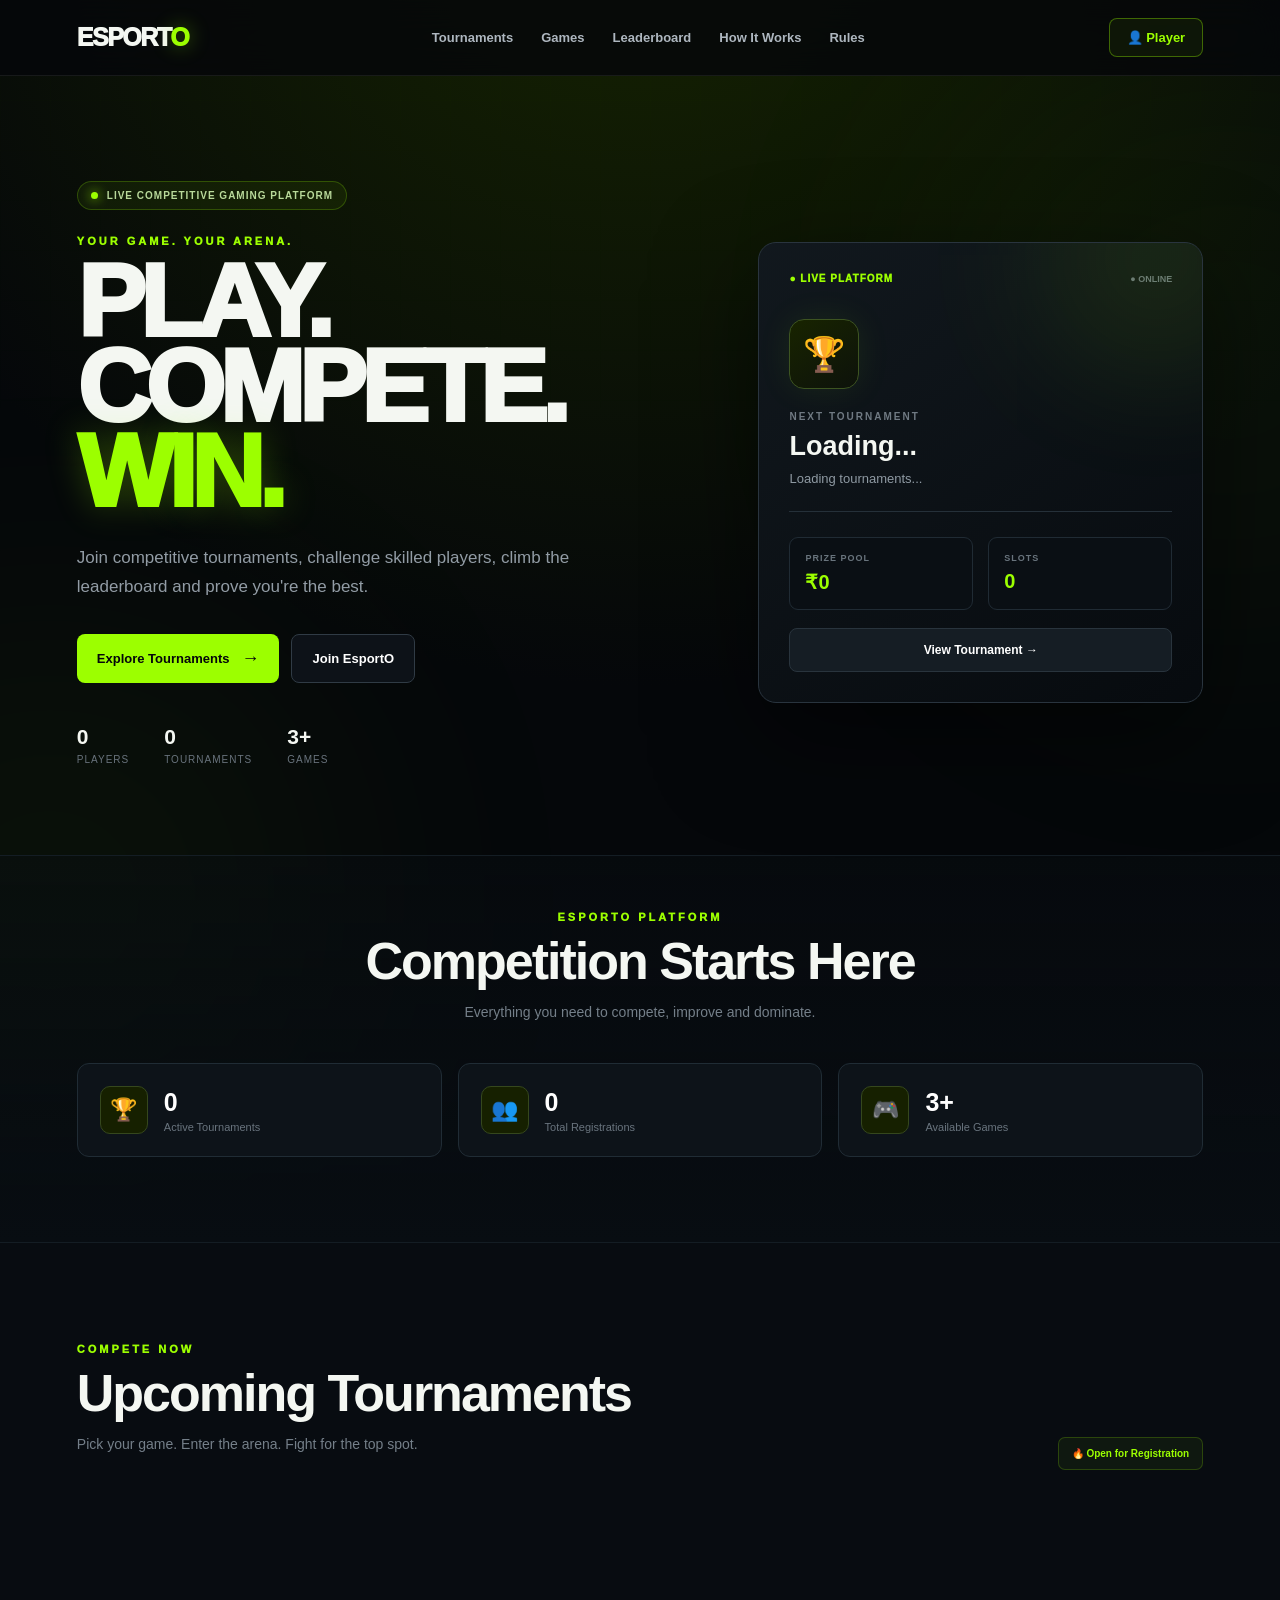
<file: index.html>
<!DOCTYPE html>
<html lang="en">

<head>
  <meta charset="UTF-8">

  <meta
    name="viewport"
    content="width=device-width, initial-scale=1.0"
  >

  <meta
    name="description"
    content="EsportO - Competitive Gaming Arena"
  >

  <title>EsportO — Competitive Gaming Arena</title>

  <link rel="stylesheet" href="style.css">
</head>

<body>

  <!-- BACKGROUND EFFECTS -->
  <div class="bg-grid"></div>
  <div class="glow glow-one"></div>
  <div class="glow glow-two"></div>


  <!-- ================= HEADER ================= -->

  <header>

    <a href="#" class="logo">
      ESPORT<span>O</span>
    </a>

    <nav>
      <a href="#tournaments">Tournaments</a>
      <a href="#games">Games</a>
      <a href="#leaderboard">Leaderboard</a>
      <a href="#how">How It Works</a>
      <a href="#rules">Rules</a>
    </nav>

    <div class="header-actions">

      <a
        href="player.html"
        class="header-player-btn"
      >
        👤 Player
      </a>

      <button
        class="mobile-menu-btn"
        onclick="toggleMobileMenu()"
      >
        ☰
      </button>

    </div>

  </header>


  <!-- MOBILE MENU -->

  <div id="mobileMenu" class="mobile-menu">

    <a href="#tournaments" onclick="closeMobileMenu()">
      🏆 Tournaments
    </a>

    <a href="#games" onclick="closeMobileMenu()">
      🎮 Games
    </a>

    <a href="#leaderboard" onclick="closeMobileMenu()">
      🥇 Leaderboard
    </a>

    <a href="#how" onclick="closeMobileMenu()">
      ⚡ How It Works
    </a>

    <a href="#rules" onclick="closeMobileMenu()">
      📜 Rules
    </a>

    <a
      href="player.html"
      class="mobile-player-btn"
    >
      👤 Open Player Dashboard
    </a>

  </div>


  <!-- ================= HERO ================= -->

  <main>

    <section class="hero">

      <div class="hero-content">

        <div class="hero-badge">
          <span class="pulse"></span>
          LIVE COMPETITIVE GAMING PLATFORM
        </div>

        <p class="eyebrow">
          YOUR GAME. YOUR ARENA.
        </p>

        <h1>
          PLAY.
          <br>

          COMPETE.
          <br>

          <span>WIN.</span>
        </h1>

        <p class="hero-description">

          Join competitive tournaments,
          challenge skilled players,
          climb the leaderboard and
          prove you're the best.

        </p>

        <div class="hero-buttons">

          <a
            href="#tournaments"
            class="btn primary-btn"
          >
            Explore Tournaments
            <span>→</span>
          </a>

          <a
            href="player.html"
            class="btn secondary-btn"
          >
            Join EsportO
          </a>

        </div>

        <div class="hero-mini-stats">

          <div>
            <strong id="heroMiniPlayers">0</strong>
            <span>Players</span>
          </div>

          <div>
            <strong id="heroMiniTournaments">0</strong>
            <span>Tournaments</span>
          </div>

          <div>
            <strong id="heroMiniGames">3+</strong>
            <span>Games</span>
          </div>

        </div>

      </div>


      <!-- NEXT TOURNAMENT -->

      <div class="hero-card">

        <div class="hero-card-top">

          <span class="live-label">
            ● LIVE PLATFORM
          </span>

          <span class="online-dot">
            ● ONLINE
          </span>

        </div>

        <div class="trophy-icon">
          🏆
        </div>

        <p class="hero-card-label">
          NEXT TOURNAMENT
        </p>

        <h2 id="heroTournamentName">
          Loading...
        </h2>

        <p
          id="heroTournamentGame"
          class="hero-tournament-game"
        >
          Loading tournaments...
        </p>

        <div class="hero-card-divider"></div>

        <div class="hero-stats">

          <div>
            <span>PRIZE POOL</span>
            <strong id="heroPrize">
              ₹0
            </strong>
          </div>

          <div>
            <span>SLOTS</span>
            <strong id="heroSlots">
              0
            </strong>
          </div>

        </div>

        <a
          href="#tournaments"
          class="hero-card-btn"
        >
          View Tournament →
        </a>

      </div>

    </section>


    <!-- ================= PLATFORM STATS ================= -->

    <section class="platform-section">

      <div class="section-container">

        <div class="section-heading center">

          <p class="eyebrow">
            ESPORTO PLATFORM
          </p>

          <h2>
            Competition Starts Here
          </h2>

          <p>
            Everything you need to compete,
            improve and dominate.
          </p>

        </div>


        <div class="platform-stats">

          <div class="platform-stat">

            <div class="stat-icon">
              🏆
            </div>

            <div>
              <strong id="activeTournamentCount">
                0
              </strong>

              <span>
                Active Tournaments
              </span>
            </div>

          </div>


          <div class="platform-stat">

            <div class="stat-icon">
              👥
            </div>

            <div>
              <strong id="totalRegistrationCount">
                0
              </strong>

              <span>
                Total Registrations
              </span>
            </div>

          </div>


          <div class="platform-stat">

            <div class="stat-icon">
              🎮
            </div>

            <div>
              <strong id="gameCount">
                3+
              </strong>

              <span>
                Available Games
              </span>
            </div>

          </div>

        </div>

      </div>

    </section>


    <!-- ================= TOURNAMENTS ================= -->

    <section
      id="tournaments"
      class="section tournament-section"
    >

      <div class="section-container">

        <div class="section-heading">

          <div>

            <p class="eyebrow">
              COMPETE NOW
            </p>

            <h2>
              Upcoming Tournaments
            </h2>

            <p>
              Pick your game. Enter the arena.
              Fight for the top spot.
            </p>

          </div>

          <div class="section-badge">
            🔥 Open for Registration
          </div>

        </div>


        <div
          id="tournamentGrid"
          class="tournament-grid"
        >

          <!-- JS WILL LOAD TOURNAMENTS -->

        </div>


        <div
          id="noTournaments"
          class="empty-state"
          style="display:none;"
        >

          <div>
            🏆
          </div>

          <
</file>
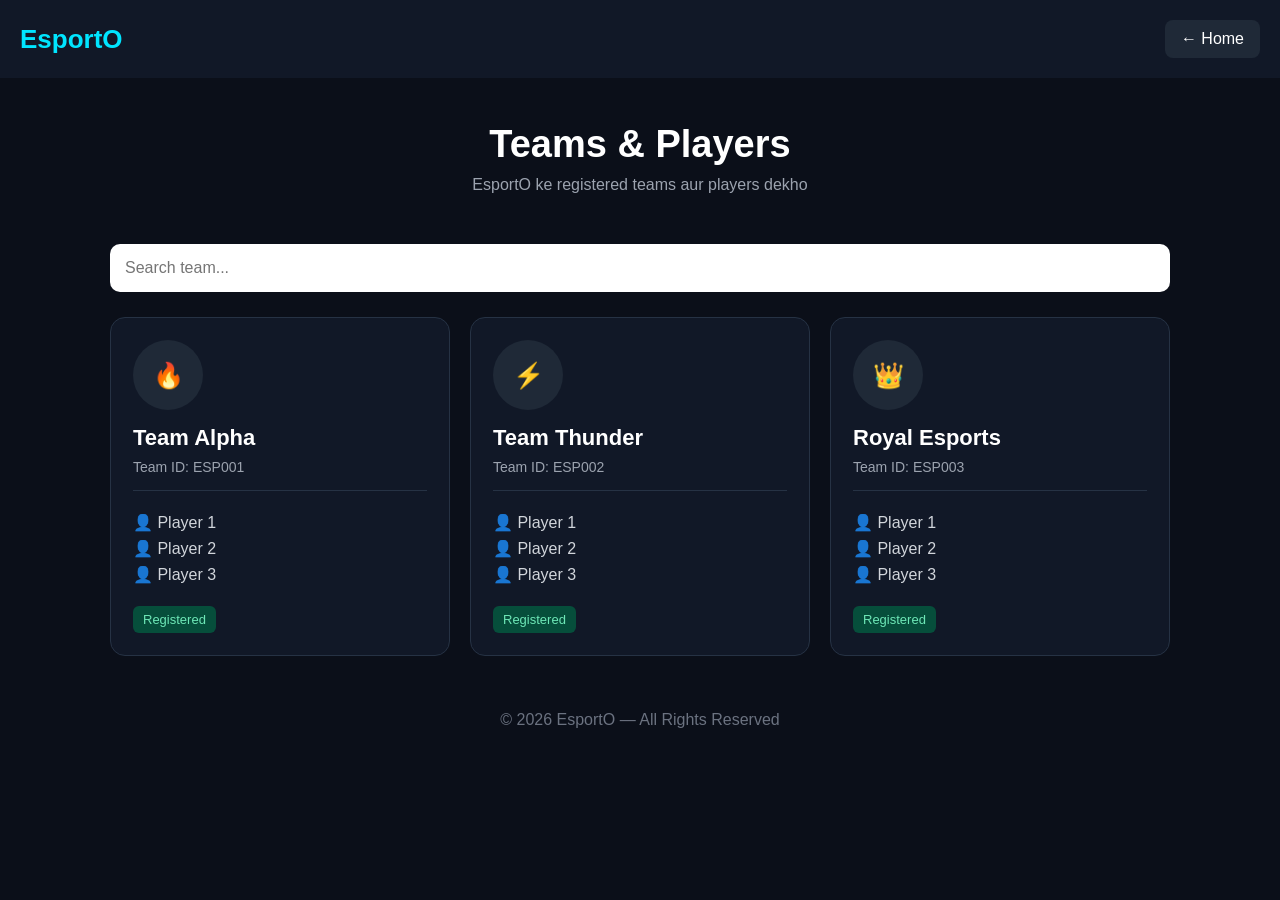
<file: teams.html>
<!DOCTYPE html>
<html lang="en">
<head>
  <meta charset="UTF-8">
  <meta name="viewport" content="width=device-width, initial-scale=1.0">

  <title>Teams & Players | EsportO</title>

  <style>
    * {
      margin: 0;
      padding: 0;
      box-sizing: border-box;
      font-family: Arial, sans-serif;
    }

    body {
      background: #0b0f19;
      color: white;
    }

    header {
      padding: 20px;
      background: #111827;
      display: flex;
      justify-content: space-between;
      align-items: center;
    }

    .logo {
      font-size: 26px;
      font-weight: bold;
      color: #00e5ff;
    }

    .back {
      color: white;
      text-decoration: none;
      background: #1f2937;
      padding: 10px 16px;
      border-radius: 8px;
    }

    .hero {
      text-align: center;
      padding: 45px 20px 30px;
    }

    .hero h1 {
      font-size: 38px;
      margin-bottom: 10px;
    }

    .hero p {
      color: #9ca3af;
    }

    .container {
      max-width: 1100px;
      margin: auto;
      padding: 20px;
    }

    .search {
      width: 100%;
      padding: 15px;
      border: none;
      border-radius: 10px;
      margin-bottom: 25px;
      font-size: 16px;
      outline: none;
    }

    .teams {
      display: grid;
      grid-template-columns: repeat(auto-fit, minmax(260px, 1fr));
      gap: 20px;
    }

    .team-card {
      background: #111827;
      border: 1px solid #263244;
      border-radius: 15px;
      padding: 22px;
      transition: 0.2s;
    }

    .team-card:hover {
      transform: translateY(-4px);
      border-color: #00e5ff;
    }

    .team-logo {
      width: 70px;
      height: 70px;
      border-radius: 50%;
      background: #1f2937;
      display: flex;
      align-items: center;
      justify-content: center;
      margin-bottom: 15px;
      font-size: 25px;
    }

    .team-name {
      font-size: 22px;
      font-weight: bold;
      margin-bottom: 8px;
    }

    .team-id {
      color: #9ca3af;
      font-size: 14px;
      margin-bottom: 15px;
    }

    .players {
      border-top: 1px solid #263244;
      padding-top: 15px;
    }

    .players p {
      margin: 7px 0;
      color: #d1d5db;
    }

    .status {
      display: inline-block;
      margin-top: 15px;
      padding: 6px 10px;
      border-radius: 6px;
      background: #064e3b;
      color: #6ee7b7;
      font-size: 13px;
    }

    footer {
      text-align: center;
      padding: 35px 20px;
      color: #6b7280;
    }
  </style>
</head>

<body>

<header>
  <div class="logo">EsportO</div>
  <a href="index.html" class="back">← Home</a>
</header>

<section class="hero">
  <h1>Teams & Players</h1>
  <p>EsportO ke registered teams aur players dekho</p>
</section>

<div class="container">

  <input
    type="text"
    id="search"
    class="search"
    placeholder="Search team..."
    onkeyup="searchTeams()"
  >

  <div class="teams" id="teams">

    <div class="team-card">
      <div class="team-logo">🔥</div>

      <div class="team-name">Team Alpha</div>

      <div class="team-id">Team ID: ESP001</div>

      <div class="players">
        <p>👤 Player 1</p>
        <p>👤 Player 2</p>
        <p>👤 Player 3</p>
      </div>

      <span class="status">Registered</span>
    </div>


    <div class="team-card">
      <div class="team-logo">⚡</div>

      <div class="team-name">Team Thunder</div>

      <div class="team-id">Team ID: ESP002</div>

      <div class="players">
        <p>👤 Player 1</p>
        <p>👤 Player 2</p>
        <p>👤 Player 3</p>
      </div>

      <span class="status">Registered</span>
    </div>


    <div class="team-card">
      <div class="team-logo">👑</div>

      <div class="team-name">Royal Esports</div>

      <div class="team-id">Team ID: ESP003</div>

      <div class="players">
        <p>👤 Player 1</p>
        <p>👤 Player 2</p>
        <p>👤 Player 3</p>
      </div>

      <span class="status">Registered</span>
    </div>

  </div>

</div>

<footer>
  © 2026 EsportO — All Rights Reserved
</footer>


<script>

function searchTeams() {

  let input = document
    .getElementById("search")
    .value
    .toLowerCase();

  let teams = document
    .getElementsByClassName("team-card");

  for (let i = 0; i < teams.length; i++) {

    let name = teams[i]
      .getElementsByClassName("team-name")[0]
      .innerText
      .toLowerCase();

    if (name.includes(input)) {
      teams[i].style.display = "";
    } else {
      teams[i].style.display = "none";
    }

  }

}

</script>

</body>
</html>
</file>
<file: style.css>
/* =========================================================
   ESPORTO — GAMING LANDING PAGE
========================================================= */

*{
  box-sizing:border-box;
}

html{
  scroll-behavior:smooth;
}

:root{
  --bg:#05070a;
  --bg2:#090d12;
  --card:#0d1218;
  --card2:#111820;
  --border:#202b35;

  --green:#9cff00;
  --green2:#6fff00;

  --text:#f4f7f2;
  --muted:#89939d;

  --danger:#ff5757;
}

body{
  margin:0;
  font-family:
    Inter,
    Arial,
    Helvetica,
    sans-serif;

  background:
    radial-gradient(
      circle at 50% -10%,
      #172600 0,
      #05070a 45%
    );

  color:var(--text);

  overflow-x:hidden;
}

a{
  text-decoration:none;
  color:inherit;
}

button{
  font-family:inherit;
}


/* =========================================================
   BACKGROUND
========================================================= */

.bg-grid{
  position:fixed;
  inset:0;

  pointer-events:none;

  opacity:.16;

  background-image:
    linear-gradient(
      rgba(156,255,0,.06) 1px,
      transparent 1px
    ),
    linear-gradient(
      90deg,
      rgba(156,255,0,.06) 1px,
      transparent 1px
    );

  background-size:50px 50px;

  mask-image:
    linear-gradient(
      to bottom,
      black,
      transparent 80%
    );

  z-index:-3;
}

.glow{
  position:fixed;

  width:500px;
  height:500px;

  border-radius:50%;

  background:#8dff00;

  filter:blur(160px);

  opacity:.07;

  pointer-events:none;

  z-index:-2;
}

.glow-one{
  top:100px;
  right:-200px;
}

.glow-two{
  bottom:-250px;
  left:-200px;
}


/* =========================================================
   HEADER
========================================================= */

header{
  position:sticky;
  top:0;

  z-index:100;

  min-height:76px;

  display:flex;
  align-items:center;
  justify-content:space-between;

  gap:30px;

  padding:12px 6%;

  background:
    rgba(5,7,10,.82);

  backdrop-filter:blur(18px);

  border-bottom:1px solid
    rgba(255,255,255,.07);
}

.logo{
  font-size:25px;
  font-weight:1000;
  letter-spacing:-1.5px;
}

.logo span{
  color:var(--green);

  text-shadow:
    0 0 20px
    rgba(156,255,0,.45);
}

nav{
  display:flex;
  align-items:center;
  gap:28px;

  color:#aeb7bf;

  font-size:13px;
  font-weight:700;
}

nav a{
  transition:.2s;
}

nav a:hover{
  color:var(--green);

  text-shadow:
    0 0 12px
    rgba(156,255,0,.35);
}

.header-actions{
  display:flex;
  align-items:center;
  gap:10px;
}

.header-player-btn{
  padding:11px 17px;

  border:1px solid
    rgba(156,255,0,.35);

  border-radius:8px;

  color:var(--green);

  background:
    rgba(156,255,0,.06);

  font-size:13px;
  font-weight:900;

  transition:.2s;
}

.header-player-btn:hover{
  background:var(--green);
  color:#05070a;

  box-shadow:
    0 0 25px
    rgba(156,255,0,.25);
}

.mobile-menu-btn{
  display:none;

  background:#111820;

  color:#fff;

  border:1px solid #26313b;

  border-radius:8px;

  padding:10px 12px;

  font-size:20px;

  cursor:pointer;
}


/* =========================================================
   MOBILE MENU
========================================================= */

.mobile-menu{
  display:none;

  position:fixed;

  top:76px;
  left:0;
  right:0;

  z-index:90;

  padding:15px 6% 22px;

  background:
    rgba(5,7,10,.97);

  backdrop-filter:blur(20px);

  border-bottom:1px solid #26313b;
}

.mobile-menu.active{
  display:grid;
  gap:7px;
}

.mobile-menu a{
  padding:15px;

  border-radius:9px;

  color:#cbd1d6;

  font-weight:800;
}

.mobile-menu a:hover{
  background:#111820;
  color:var(--green);
}

.mobile-player-btn{
  background:var(--green)!important;
  color:#05070a!important;
  text-align:center;
}


/* =========================================================
   HERO
========================================================= */

.hero{
  min-height:690px;

  max-width:1400px;

  margin:auto;

  padding:
    105px 6%
    90px;

  display:grid;

  grid-template-columns:
    1.15fr .85fr;

  align-items:center;

  gap:80px;
}

.hero-badge{
  display:inline-flex;

  align-items:center;
  gap:9px;

  padding:8px 13px;

  border:1px solid
    rgba(156,255,0,.22);

  border-radius:100px;

  background:
    rgba(156,255,0,.06);

  color:#b9d99a;

  font-size:10px;
  font-weight:900;

  letter-spacing:1px;
}

.pulse{
  width:7px;
  height:7px;

  background:var(--green);

  border-radius:50%;

  box-shadow:
    0 0 12px var(--green);

  animation:pulse 1.5s infinite;
}

@keyframes pulse{

  0%,100%{
    opacity:1;
    transform:scale(1);
  }

  50%{
    opacity:.4;
    transform:scale(.7);
  }

}

.eyebrow{
  margin:25px 0 12px;

  color:var(--green);

  font-size:11px;

  font-weight:1000;

  letter-spacing:3px;
}

.hero h1{
  margin:0;

  font-size:
    clamp(58px,8vw,108px);

  line-height:.83;

  letter-spacing:-6px;

  font-weight:1000;
}

.hero h1 span{
  color:var(--green);

  text-shadow:
    0 0 35px
    rgba(156,255,0,.25);
}

.hero-description{
  max-width:570px;

  margin:30px 0 0;

  color:#929ca5;

  font-size:17px;

  line-height:1.7;
}

.hero-buttons{
  display:flex;

  align-items:center;

  gap:12px;

  margin-top:32px;
}

.btn{
  display:inline-flex;

  align-items:center;
  justify-content:center;

  gap:12px;

  min-height:49px;

  padding:13px 20px;

  border-radius:8px;

  font-size:13px;

  font-weight:900;

  transition:.25s;
}

.primary-btn{
  background:var(--green);

  color:#05070a;

  box-shadow:
    0 0 0 rgba(156,255,0,0);
}

.primary-btn:hover{
  transform:translateY(-3px);

  box-shadow:
    0 12px 35px
    rgba(156,255,0,.25);
}

.primary-btn span{
  font-size:18px;
}

.secondary-btn{
  border:1px solid #303b45;

  background:#0d1218;

  color:#fff;
}

.secondary-btn:hover{
  border-color:var(--green);

  color:var(--green);

  transform:translateY(-3px);
}

.hero-mini-stats{
  display:flex;

  gap:35px;

  margin-top:42px;
}

.hero-mini-stats div{
  display:flex;

  flex-direction:column;

  gap:5px;
}

.hero-mini-stats strong{
  font-size:21px;
}

.hero-mini-stats span{
  color:#69737d;

  font-size:10px;

  text-transform:uppercase;

  letter-spacing:1px;
}


/* =========================================================
   HERO CARD
========================================================= */

.hero-card{
  position:relative;

  padding:30px;

  border:1px solid #29343e;

  border-radius:18px;

  background:
    linear-gradient(
      145deg,
      rgba(18,25,31,.96),
      rgba(7,11,15,.96)
    );

  box-shadow:
    0 35px 100px
    rgba(0,0,0,.5);

  overflow:hidden;
}

.hero-card::before{
  content:"";

  position:absolute;

  width:230px;
  height:230px;

  top:-100px;
  right:-70px;

  background:var(--green);

  opacity:.10;

  filter:blur(70px);

  border-radius:50%;
}

.hero-card-top{
  display:flex;

  justify-content:space-between;

  align-items:center;
}

.live-label{
  color:var(--green);

  font-size:10px;

  font-weight:1000;

  letter-spacing:1px;
}

.online-dot{
  color:#69737d;

  font-size:9px;

  font-weight:900;
}

.trophy-icon{
  width:70px;
  height:70px;

  display:flex;

  align-items:center;
  justify-content:center;

  margin:35px 0 22px;

  border-radius:15px;

  background:
    linear-gradient(
      145deg,
      #182400,
      #0d120b
    );

  border:1px solid #3d5421;

  font-size:34px;

  box-shadow:
    0 0 35px
    rgba(156,255,0,.08);
}

.hero-card-label{
  margin:0 0 9px;

  color:#707a83;

  font-size:10px;

  font-weight:900;

  letter-spacing:2px;
}

.hero-card h2{
  margin:0;

  font-size:27px;

  line-height:1.15;
}

.hero-tournament-game{
  color:#8f9aa3;

  font-size:13px;

  margin:9px 0 0;
}

.hero-card-divider{
  height:1px;

  background:#253039;

  margin:25px 0;
}

.hero-stats{
  display:grid;

  grid-template-columns:1fr 1fr;

  gap:15px;
}

.hero-stats div{
  padding:15px;

  border:1px solid #202b34;

  border-radius:9px;

  background:#0a0f14;
}

.hero-stats span{
  display:block;

  color:#69747d;

  font-size:9px;

  font-weight:900;

  letter-spacing:1px;

  margin-bottom:7px;
}

.hero-stats strong{
  font-size:20px;

  color:var(--green);
}

.hero-card-btn{
  display:block;

  margin-top:18px;

  padding:14px;

  text-align:center;

  border-radius:8px;

  background:#151d24;

  border:1px solid #29343d;

  color:#fff;

  font-size:12px;

  font-weight:900;

  transition:.2s;
}

.hero-card-btn:hover{
  border-color:var(--green);

  color:var(--green);

  background:#172000;
}


/* =========================================================
   SECTIONS
========================================================= */

.section{
  padding:100px 6%;
}

.section-container{
  max-width:1250px;
  margin:auto;
}

.section-heading{
  display:flex;

  align-items:flex-end;

  justify-content:space-between;

  gap:30px;

  margin-bottom:38px;
}

.section-heading.center{
  display:block;

  text-align:center;
}

.section-heading .eyebrow{
  margin-top:0;
}

.section-heading h2{
  margin:0;

  font-size:
    clamp(34px,5vw,52px);

  line-height:1;

  letter-spacing:-2px;
}

.section-heading p:not(.eyebrow){
  color:#747f89;

  font-size:14px;

  line-height:1.6;
}

.section-badge{
  padding:10px 13px;

  border:1px solid
    rgba(156,255,0,.2);

  border-radius:7px;

  color:var(--green);

  background:
    rgba(156,255,0,.05);

  font-size:10px;

  font-weight:900;
}


/* =========================================================
   PLATFORM
========================================================= */

.platform-section{
  padding:55px 6% 85px;

  background:
    linear-gradient(
      180deg,
      rgba(10,15,20,.4),
      #080d12
    );

  border-top:1px solid #141d24;

  border-bottom:1px solid #141d24;
}

.platform-stats{
  display:grid;

  grid-template-columns:
    repeat(3,1fr);

  gap:16px;

  margin-top:40px;
}

.platform-stat{
  display:flex;

  align-items:center;

  gap:16px;

  padding:22px;

  border:1px solid #202c35;

  background:#0d1319;

  border-radius:12px;

  transition:.2s;
}

.platform-stat:hover{
  border-color:#43552c;

  transform:translateY(-3px);
}

.stat-icon{
  width:48px;
  height:48px;

  display:flex;

  align-items:center;
  justify-content:center;

  border-radius:10px;

  background:#162000;

  border:1px solid #35471d;

  font-size:22px;
}

.platform-stat strong{
  display:block;

  color:#fff;

  font-size:25px;
}

.platform-stat span{
  display:block;

  margin-top:4px;

  color:#69747e;

  font-size:11px;
}


/* =========================================================
   TOURNAMENTS
========================================================= */

.tournament-section{
  background:#080c11;
}

.tournament-grid{
  display:grid;

  grid-template-columns:
    repeat(3,1fr);

  gap:18px;
}

.tournament-card{
  position:relative;

  padding:23px;

  border:1px solid #222d36;

  border-radius:14px;

  background:
    linear-gradient(
      145deg,
      #10171e,
      #0b1015
    );

  overflow:hidden;

  transition:.25s;
}

.tournament-card:hover{
  transform:translateY(-6px);

  border-color:#52652e;

  box-shadow:
    0 20px 50px
    rgba(0,0,0,.3);
}

.tournament-card::after{
  content:"";

  position:absolute;

  top:0;
  left:0;

  width:100%;
  height:2px;

  background:
    linear-gradient(
      90deg,
      transparent,
      var(--green),
      transparent
    );

  opacity:.4;
}

.tournament-top{
  display:flex;

  align-items:center;

  justify-content:space-between;
}

.game-tag{
  color:var(--green);

  font-size:9px;

  font-weight:1000;

  letter-spacing:1px;
}

.open-tag{
  padding:5px 8px;

  border-radius:5px;

  background:#182400;

  color:var(--green);

  font-size:8px;

  font-weight:1000;
}

.tournament-card h3{
  margin:20px 0 8px;

  font-size:20px;
}

.tournament-game{
  margin:0;

  color:#75818b;

  font-size:12px;
}

.tournament-info{
  display:grid;

  grid-template-columns:
    1fr 1fr;

  gap:10px;

  margin:22px 0;
}

.tournament-info div{
  padding:12px;

  background:#0a0f14;

  border:1px solid #1d2730;

  border-radius:8px;
}

.tournament-info small{
  display:block;

  color:#606b74;

  font-size:9px;

  margin-bottom:5px;

  text-transform:uppercase;
}

.tournament-info strong{
  font-size:14px;

  color:#fff;
}

.tournament-prize{
  color:var(--green)!important;
}

.tournament-footer{
  display:flex;

  align-items:center;

  justify-content:space-between;

  gap:10px;
}

.tournament-date{
  color:#68737d;

  font-size:10px;
}

.join-btn{
  border:0;

  padding:10px 14px;

  border-radius:7px;

  background:var(--green);

  color:#05070a;

  font-size:10px;

  font-weight:1000;

  cursor:pointer;

  transition:.2s;
}

.join-btn:hover{
  box-shadow:
    0 0 20px
    rgba(156,255,0,.25);

  transform:translateY(-2px);
}

.empty-state{
  padding:60px 25px;

  text-align:center;

  border:1px dashed #29353f;

  border-radius:14px;

  color:#737e87;
}

.empty-state div{
  font-size:40px;

  margin-bottom:10px;
}

.empty-state h3{
  margin:0 0 8px;

  color:#fff;
}


/* =========================================================
   GAMES
========================================================= */

.games-section{
  background:
    radial-gradient(
      circle at 80% 50%,
      #152000,
      transparent 30%
    );
}

.game-grid{
  display:grid;

  grid-template-columns:
    repeat(4,1fr);

  gap:15px;

  margin-top:40px;
}

.game-card{
  position:relative;

  min-height:210px;

  padding:22px;

  border:1px solid #202b34;

  border-radius:13px;

  background:#0c1218;

  transition:.25s;

  overflow:hidden;
}

.game-card:hover{
  transform:translateY(-5px);

  border-color:#485c2a;

  background:#101820;
}

.game-top{
  display:flex;

  align-items:center;

  justify-content:space-between;
}

.game-icon{
  font-size:33px;
}

.game-status{
  padding:5px 7px;

  border-radius:4px;

  background:#182400;

  color:var(--green);

  font-size:7px;

  font-weight:1000;

  letter-spacing:1px;
}

.game-card h3{
  margin:35px 0 5px;

  font-size:20px;
}

.game-card p{
  color:#707b84;

  font-size:12px;
}

.game-arrow{
  position:absolute;

  bottom:20px;
  right:22px;

  color:#4f5b65;

  font-size:22px;

  transition:.2s;
}

.game-card:hover .game-arrow{
  color:var(--green);

  transform:translateX(4px);
}

.coming-soon{
  opacity:.75;
}


/* =========================================================
   LEADERBOARD
========================================================= */

.leaderboard-section{
  background:#070b10;
}

.leaderboard{
  border:1px solid #202b35;

  border-radius:14px;

  overflow:hidden;

  background:#0b1117;

  max-width:1000px;

  margin:40px auto 0;
}

.leaderboard-header,
.leaderboard-row{
  display:grid;

  grid-template-columns:
    .5fr 2fr 1fr 1fr;

  align-items:center;

  gap:20px;

  padding:16px 22px;
}

.leaderboard-header{
  color:#59656e;

  font-size:9px;

  font-weight:1000;

  letter-spacing:1px;

  background:#0e151c;

  border-bottom:1px solid #202b35;
}

.leaderboard-row{
  min-height:80px;

  border-bottom:1px solid #1a252e;

  transition:.2s;
}

.leaderboard-row:last-child{
  border-bottom:0;
}

.leaderboard-row:hover{
  background:#101820;
}

.rank{
  color:#89939c;

  font-size:18px;

  font-weight:1000;
}

.rank-one{
  color:var(--green);

  text-shadow:
    0 0 15px
    rgba(156,255,0,.3);
}

.player-cell{
  display:flex;

  align-items:center;

  gap:12px;
}

.leader-avatar{
  width:40px;
  height:40px;

  display:flex;

  align-items:center;
  justify-content:center;

  border-radius:9px;

  background:#182000;

  border:1px solid #35471e;
}

.player-cell strong{
  display:block;

  font-size:13px;
}

.player-cell small{
  display:block;

  margin-top:4px;

  color:#626e78;

  font-size:9px;
}


/* =========================================================
   HOW IT WORKS
========================================================= */

.how-section{
  background:
    linear-gradient(
      135deg,
      #0a1117,
      #080d12
    );
}

.how-grid{
  display:grid;

  grid-template-columns:
    .9fr 1.1fr;

  gap:80px;

  align-items:start;
}

.large-muted{
  max-width:500px;

  color:#7c8790;

  line-height:1.8;

  margin:20px 0 28px;
}

.steps{
  display:grid;

  gap:10px;
}

.step{
  display:flex;

  gap:17px;

  padding:18px;

  border:1px solid #1e2932;

  border-radius:10px;

  background:#0c1319;

  transition:.2s;
}

.step:hover{
  border-color:#3c5023;

  transform:translateX(5px);
}

.step > span{
  width:38px;
  height:38px;

  flex-shrink:0;

  display:flex;

  align-items:center;
  justify-content:center;

  border-radius:8px;

  background:#182200;

  color:var(--green);

  font-size:10px;

  font-weight:1000;
}

.step h3{
  margin:2px 0 5px;

  font-size:14px;
}

.step p{
  margin:0;

  color:#66727c;

  font-size:11px;
}


/* =========================================================
   RULES
========================================================= */

.rules-section{
  background:#070b0f;
}

.rules-grid{
  display:grid;

  grid-template-columns:
    repeat(4,1fr);

  gap:14px;

  margin-top:40px;
}

.rule-card{
  padding:24px;

  border:1px solid #202b34;

  border-radius:12px;

  background:#0c1218;

  transition:.2s;
}

.rule-card:hover{
  border-color:#3c4e24;

  transform:translateY(-3px);
}

.rule-card > span{
  color:var(--green);

  font-size:10px;

  font-weight:1000;

  letter-spacing:1px;
}

.rule-card h3{
  margin:25px 0 9px;

  font-size:16px;
}

.rule-card p{
  margin:0;

  color:#68747e;

  font-size:11px;

  line-height:1.7;
}


/* =========================================================
   FOOTER
========================================================= */

footer{
  display:grid;

  grid-template-columns:
    1fr auto 1fr;

  align-items:end;

  gap:30px;

  padding:45px 6%;

  border-top:1px solid #1c262f;

  background:#05080b;
}

footer p{
  margin:8px 0 0;

  color:#5d6871;

  font-size:11px;
}

.footer-links{
  display:flex;

  gap:20px;

  color:#737e87;

  font-size:10px;

  font-weight:800;
}

.footer-links a:hover{
  color:var(--green);
}

.copyright{
  text-align:right;

  color:#4f5962;

  font-size:10px;
}


/* =========================================================
   TABLET
========================================================= */

@media(max-width:1000px){

  nav{
    gap:15px;
  }

  .hero{
    grid-template-columns:1fr;

    gap:55px;
  }

  .hero-card{
    max-width:650px;
  }

  .tournament-grid{
    grid-template-columns:
      repeat(2,1fr);
  }

  .game-grid{
    grid-template-columns:
      repeat(2,1fr);
  }

  .rules-grid{
    grid-template-columns:
      repeat(2,1fr);
  }

  .how-grid{
    grid-template-columns:1fr;

    gap:45px;
  }

}


/* =========================================================
   MOBILE
========================================================= */

@media(max-width:750px){

  header{
    padding:12px 5%;
  }

  nav{
    display:none;
  }

  .header-player-btn{
    display:none;
  }

  .mobile-menu-btn{
    display:block;
  }

  .hero{
    min-height:auto;

    padding:
      75px 5%
      70px;

    gap:45px;
  }

  .hero h1{
    font-size:
      clamp(58px,18vw,82px);

    letter-spacing:-4px;
  }

  .hero-description{
    font-size:14px;
  }

  .hero-buttons{
    flex-direction:column;

    align-items:stretch;
  }

  .hero-buttons .btn{
    width:100%;
  }

  .hero-mini-stats{
    justify-content:space-between;

    gap:10px;
  }

  .hero-card{
    padding:23px;
  }

  .section{
    padding:75px 5%;
  }

  .platform-section{
    padding:
      55px 5%
      70px;
  }

  .platform-stats{
    grid-template-columns:1fr;
  }

  .section-heading{
    align-items:flex-start;

    flex-direction:column;
  }

  .section-heading h2{
    font-size:36px;
  }

  .section-badge{
    align-self:flex-start;
  }

  .tournament-grid{
    grid-template-columns:1fr;
  }

  .game-grid{
    grid-template-columns:
      1fr 1fr;
  }

  .rules-grid{
    grid-template-columns:
      1fr 1fr;
  }

  .leaderboard{
    overflow-x:auto;
  }

  .leaderboard-header,
  .leaderboard-row{
    min-width:600px;
  }

  footer{
    grid-template-columns:1fr;

    text-align:center;

    justify-items:center;
  }

  .copyright{
    text-align:center;
  }

}


/* =========================================================
   SMALL MOBILE
========================================================= */

@media(max-width:480px){

  .logo{
    font-size:21px;
  }

  .hero-badge{
    font-size:8px;

    letter-spacing:.6px;
  }

  .hero h1{
    font-size:58px;

    letter-spacing:-3px;
  }

  .hero-mini-stats strong{
    font-size:17px;
  }

  .hero-mini-stats span{
    font-size:8px;
  }

  .game-grid{
    grid-template-columns:1fr;
  }

  .rules-grid{
    grid-template-columns:1fr;
  }

  .tournament-info{
    grid-template-columns:1fr 1fr;
  }

  .tournament-card{
    padding:19px;
  }

  .section-heading h2{
    font-size:32px;
  }

  .hero-card h2{
    font-size:23px;
  }

}
</file>
